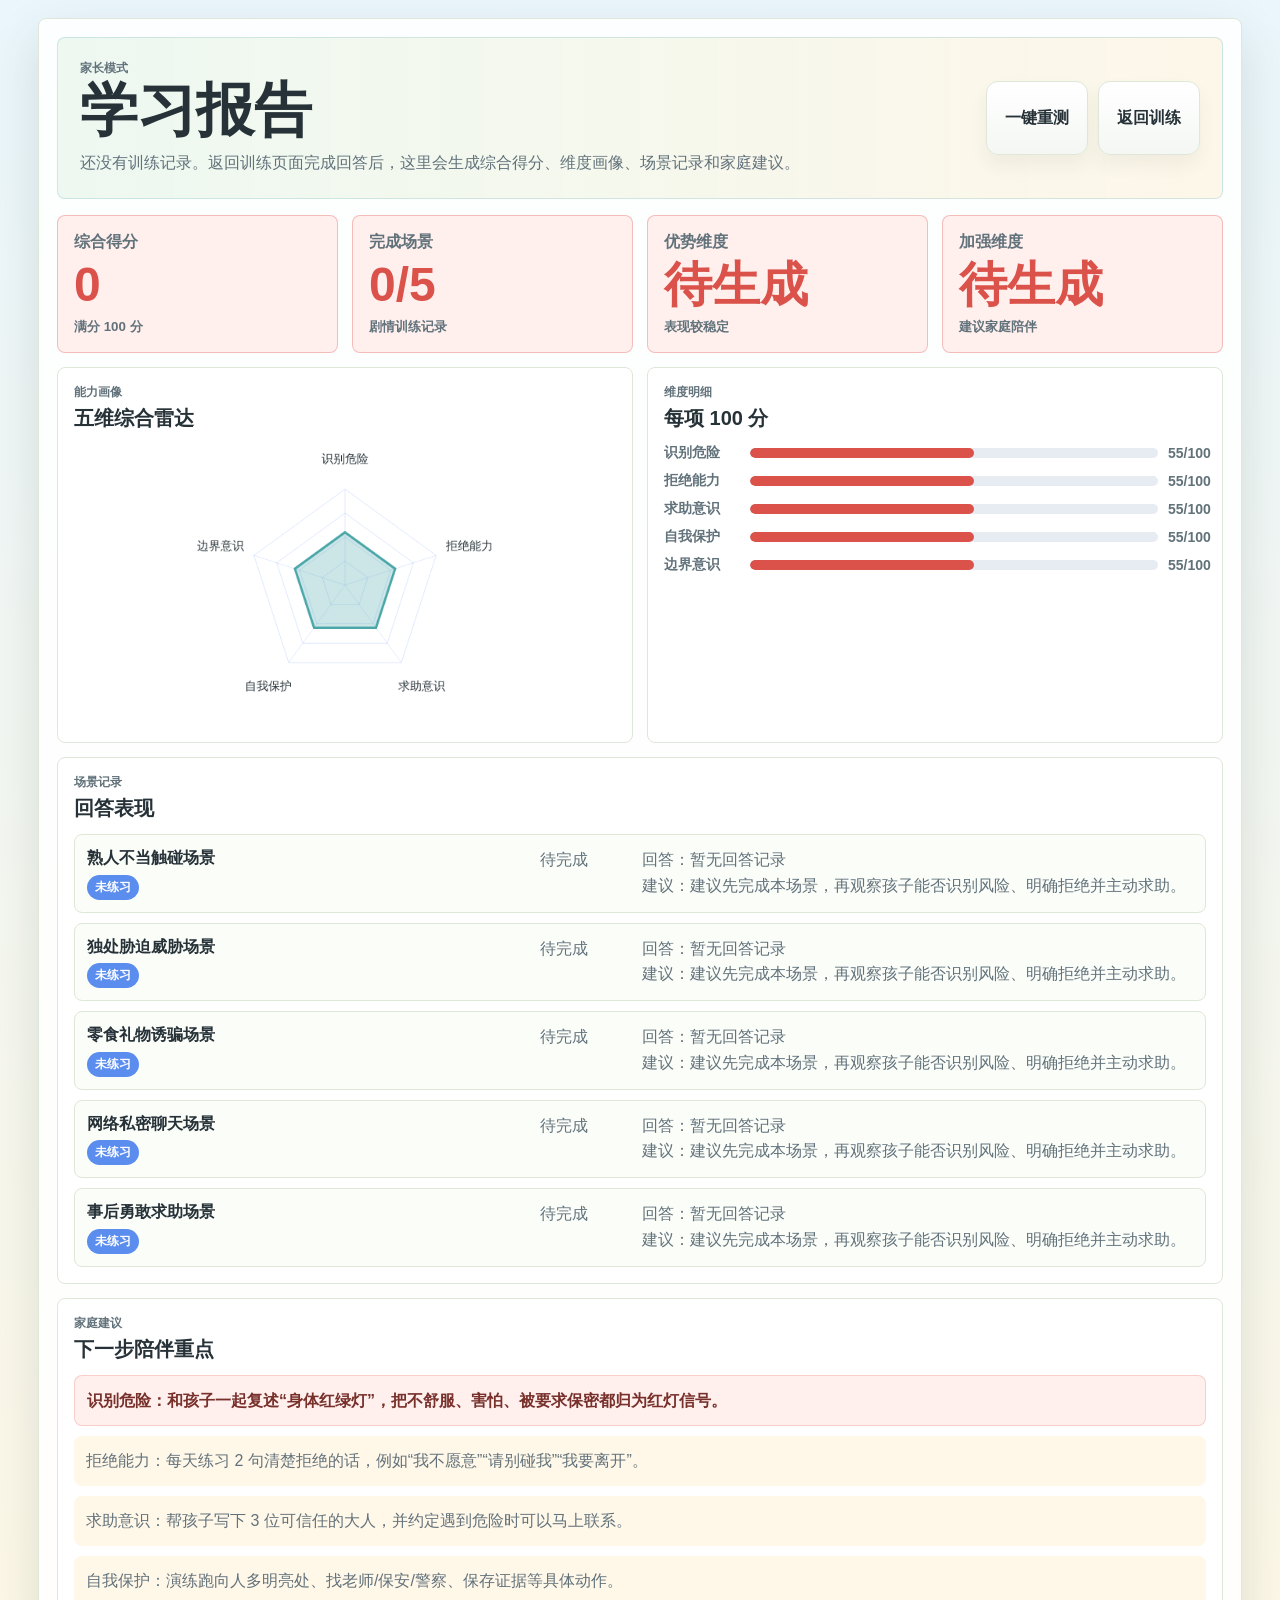
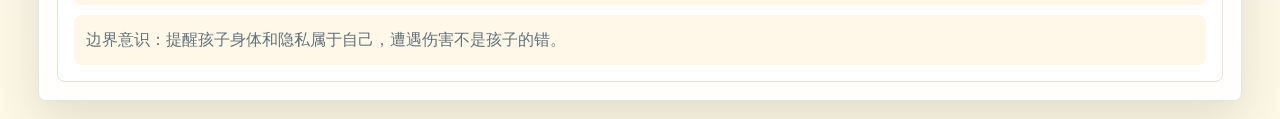
<file: report.html>
<!doctype html>
<html lang="zh-CN">
  <head>
    <meta charset="utf-8" />
    <meta name="viewport" content="width=device-width, initial-scale=1" />
    <title>童盾智伴 - 家长学习报告</title>
    <link rel="stylesheet" href="styles.css" />
  </head>
  <body class="report-body">
    <main class="report-shell">
      <section class="report-page standalone-report" aria-label="家长学习报告">
        <header class="report-hero">
          <div>
            <span class="eyebrow">家长模式</span>
            <h1>学习报告</h1>
            <p id="reportOverviewText">正在生成孩子的训练表现。</p>
          </div>
          <div class="report-actions">
            <button class="secondary-button" type="button" id="resetReportBtn">一键重测</button>
            <a class="secondary-button report-back" href="index.html">返回训练</a>
          </div>
        </header>

        <section class="score-strip" aria-label="报告关键指标">
          <article class="score-card" id="totalScoreCard">
            <span>综合得分</span>
            <strong id="reportScore">0</strong>
            <small>满分 100 分</small>
          </article>
          <article class="score-card" id="completeCard">
            <span>完成场景</span>
            <strong id="completedCount">0/5</strong>
            <small>剧情训练记录</small>
          </article>
          <article class="score-card" id="strongCard">
            <span>优势维度</span>
            <strong id="strongestDimension">待生成</strong>
            <small>表现较稳定</small>
          </article>
          <article class="score-card" id="weakCard">
            <span>加强维度</span>
            <strong id="weakestDimension">待生成</strong>
            <small>建议家庭陪伴</small>
          </article>
        </section>

        <div class="report-grid">
          <article class="report-card">
            <div class="report-card-head">
              <div>
                <span class="eyebrow">能力画像</span>
                <h3>五维综合雷达</h3>
              </div>
            </div>
            <canvas id="reportRadarCanvas" width="460" height="360" aria-label="家长报告五维雷达图"></canvas>
          </article>

          <article class="report-card">
            <div class="report-card-head">
              <div>
                <span class="eyebrow">维度明细</span>
                <h3>每项 100 分</h3>
              </div>
            </div>
            <div class="dimension-bars" id="reportDimensionBars"></div>
          </article>

          <article class="report-card report-wide">
            <div class="report-card-head">
              <div>
                <span class="eyebrow">场景记录</span>
                <h3>回答表现</h3>
              </div>
            </div>
            <div class="scenario-report-list" id="scenarioReports"></div>
          </article>

          <article class="report-card report-wide">
            <div class="report-card-head">
              <div>
                <span class="eyebrow">家庭建议</span>
                <h3>下一步陪伴重点</h3>
              </div>
            </div>
            <div class="family-actions" id="familyActions"></div>
          </article>
        </div>
      </section>
    </main>

    <script src="report.js"></script>
  </body>
</html>
</file>
<file: styles.css>
:root {
  color-scheme: light;
  --bg: #f5f7ee;
  --surface: #ffffff;
  --surface-soft: #fff7e8;
  --ink: #263238;
  --muted: #62727b;
  --line: #dfe7d9;
  --orange: #f47c32;
  --amber: #ffc857;
  --green: #4ba66a;
  --teal: #4aa6a8;
  --red: #db524b;
  --blue: #5b8def;
  --shadow: 0 18px 50px rgba(44, 61, 52, 0.14);
}

* {
  box-sizing: border-box;
}

html,
body {
  min-height: 100%;
}

body {
  margin: 0;
  font-family: "Microsoft YaHei", "PingFang SC", "Noto Sans CJK SC", Arial, sans-serif;
  color: var(--ink);
  background:
    radial-gradient(circle at top left, rgba(244, 124, 50, 0.10), transparent 28%),
    radial-gradient(circle at top right, rgba(75, 166, 168, 0.12), transparent 24%),
    linear-gradient(180deg, rgba(255, 248, 229, 0.82), rgba(239, 248, 245, 0.92)),
    var(--bg);
  letter-spacing: 0;
}

.report-body {
  background:
    linear-gradient(180deg, rgba(232, 246, 255, 0.82), rgba(255, 248, 229, 0.92)),
    var(--bg);
}

button,
textarea {
  font: inherit;
}

button {
  cursor: pointer;
}

.app-shell {
  display: grid;
  grid-template-columns: minmax(250px, 300px) minmax(0, 1fr);
  gap: 18px;
  width: min(1440px, 100%);
  min-height: 100vh;
  margin: 0 auto;
  padding: 18px;
}

.report-shell {
  width: min(1240px, 100%);
  min-height: 100vh;
  margin: 0 auto;
  padding: 18px;
}

.side-panel,
.training-stage {
  border: 1px solid var(--line);
  background: rgba(255, 255, 255, 0.86);
  box-shadow: var(--shadow);
}

.side-panel {
  display: flex;
  flex-direction: column;
  gap: 18px;
  padding: 18px;
  border-radius: 8px;
}

.brand {
  display: flex;
  align-items: center;
  gap: 12px;
}

.brand-mark,
.coach-avatar {
  display: block;
  flex: 0 0 auto;
  border-radius: 50%;
  object-fit: cover;
  object-position: center;
  border: 2px solid rgba(255, 255, 255, 0.88);
  box-shadow:
    0 8px 18px rgba(44, 61, 52, 0.12),
    inset 0 -4px 0 rgba(0, 0, 0, 0.08);
}

.brand-mark {
  width: 54px;
  height: 54px;
}

.brand h1,
.brand p,
.coach h3,
.coach p,
.report-card h3,
.scene-copy p,
.dialogue-box strong,
.feedback p,
.parent-entry small,
.report-card p {
  margin: 0;
}

.brand h1 {
  font-size: 24px;
  line-height: 1.1;
}

.brand p,
.eyebrow,
.parent-entry small,
.traffic-light p {
  color: var(--muted);
}

.eyebrow {
  display: block;
  margin-bottom: 4px;
  font-size: 12px;
  font-weight: 700;
}

.profile-panel,
.parent-entry,
.traffic-light {
  border: 1px solid var(--line);
  border-radius: 8px;
  background: var(--surface-soft);
  padding: 14px;
}

.profile-panel {
  display: grid;
  gap: 12px;
}

.profile-panel > div:first-child {
  display: flex;
  justify-content: space-between;
  gap: 12px;
}

.profile-panel strong {
  font-size: 24px;
  color: var(--orange);
}

.progress-track {
  height: 10px;
  overflow: hidden;
  border-radius: 999px;
  background: #e8ecdf;
}

.progress-track span {
  display: block;
  width: 20%;
  height: 100%;
  border-radius: inherit;
  background: var(--green);
  transition: width 680ms ease;
}

.mini-action {
  min-height: 44px;
  border: 1px solid rgba(244, 124, 50, 0.36);
  border-radius: 10px;
  color: #7a3512;
  background: linear-gradient(180deg, #fffaf0, #fff2db);
  font-weight: 900;
  letter-spacing: 0;
  box-shadow: 0 8px 18px rgba(244, 124, 50, 0.08);
}

.mini-action:hover,
.mini-action:focus-visible {
  border-color: var(--orange);
  outline: 3px solid rgba(244, 124, 50, 0.16);
}

.scenario-list {
  display: grid;
  gap: 10px;
}

.scenario-tab {
  display: grid;
  grid-template-columns: 36px minmax(0, 1fr);
  gap: 10px;
  align-items: center;
  width: 100%;
  min-height: 72px;
  padding: 12px;
  border: 1px solid var(--line);
  border-radius: 8px;
  color: var(--ink);
  background: #fff;
  text-align: left;
  transition:
    transform 520ms ease,
    border-color 520ms ease,
    background-color 520ms ease,
    box-shadow 520ms ease;
}

.scenario-tab.is-active {
  border-color: rgba(244, 124, 50, 0.56);
  background: #fff3dc;
  box-shadow: 0 10px 22px rgba(244, 124, 50, 0.08);
  transform: translateX(2px);
}

.scenario-tab i {
  display: grid;
  place-items: center;
  width: 36px;
  height: 36px;
  border-radius: 50%;
  color: #fff;
  background: var(--teal);
  font-style: normal;
  font-weight: 900;
  grid-row: 1 / span 2;
}

.scenario-tab span {
  display: block;
  color: var(--muted);
  font-size: 12px;
  grid-column: 2;
}

.scenario-tab strong {
  display: block;
  margin-top: 2px;
  font-size: 12px;
  line-height: 1.35;
  grid-column: 2;
  white-space: nowrap;
}

.parent-entry {
  margin-top: auto;
  display: grid;
  gap: 5px;
  background:
    linear-gradient(180deg, rgba(238, 248, 241, 0.98), rgba(224, 244, 231, 0.92));
  width: 100%;
  border-color: rgba(75, 166, 106, 0.32);
  color: var(--ink);
  text-align: left;
  text-decoration: none;
  transition: transform 520ms ease, box-shadow 520ms ease, border-color 520ms ease;
}

.parent-entry span {
  color: var(--green);
  font-weight: 800;
}

.parent-entry:hover,
.parent-entry:focus-visible {
  border-color: var(--green);
  outline: 3px solid rgba(75, 166, 106, 0.18);
  transform: translateY(-1px);
  box-shadow: 0 12px 24px rgba(75, 166, 106, 0.08);
}

.training-stage {
  display: flex;
  flex-direction: column;
  gap: 16px;
  min-width: 0;
  padding: 18px;
  border-radius: 8px;
  position: relative;
  overflow: hidden;
}

.training-stage::before {
  content: "";
  position: absolute;
  inset: 0;
  background:
    linear-gradient(135deg, rgba(255, 255, 255, 0.18), transparent 44%),
    linear-gradient(45deg, rgba(244, 124, 50, 0.03), transparent 50%);
  pointer-events: none;
}

.topbar {
  display: grid;
  grid-template-columns: 46px 1fr auto;
  gap: 12px;
  align-items: center;
  min-height: 58px;
  position: relative;
  z-index: 1;
  padding: 4px 2px 10px;
}

.icon-button {
  display: grid;
  place-items: center;
  width: 54px;
  height: 54px;
  border: 0;
  border-radius: 50%;
  color: #fff;
  background: linear-gradient(180deg, #54b7ba, #419193);
  font-weight: 900;
  box-shadow: 0 10px 20px rgba(74, 166, 168, 0.18);
  transition: transform 700ms ease, box-shadow 700ms ease;
}

.topbar h2 {
  margin: 0;
  font-size: clamp(24px, 3vw, 38px);
  line-height: 1.12;
}

.risk-pill {
  min-width: 104px;
  padding: 10px 14px;
  border-radius: 999px;
  color: #fff;
  background: linear-gradient(180deg, #f16861, #d24d46);
  text-align: center;
  font-weight: 800;
  box-shadow: 0 10px 20px rgba(219, 82, 75, 0.14);
}

.content-grid {
  display: grid;
  grid-template-columns: minmax(0, 1fr) minmax(330px, 390px);
  gap: 16px;
  min-height: 0;
  position: relative;
  z-index: 1;
}

.scene-card,
.coach-panel,
.response-panel {
  border: 1px solid var(--line);
  border-radius: 12px;
  background: var(--surface);
  box-shadow: 0 12px 28px rgba(44, 61, 52, 0.08);
  transition: transform 700ms ease, box-shadow 700ms ease, border-color 700ms ease;
}

.scene-card {
  overflow: hidden;
}

.scene-media {
  position: relative;
  min-height: 310px;
  background:
    linear-gradient(180deg, rgba(238, 244, 242, 0.96), rgba(248, 251, 249, 0.96)),
    #eef4f2;
}

.scene-media img {
  display: block;
  width: 100%;
  height: min(52vh, 620px);
  min-height: 310px;
  object-fit: contain;
}

.danger-tag {
  position: absolute;
  right: 14px;
  bottom: 14px;
  padding: 10px 13px;
  border-radius: 8px;
  color: #fff;
  background: rgba(219, 82, 75, 0.94);
  font-weight: 900;
}

.scene-copy {
  display: grid;
  grid-template-columns: 1.1fr 0.9fr;
  gap: 14px;
  padding: 18px;
  background: linear-gradient(180deg, rgba(255, 255, 255, 0.98), rgba(250, 252, 249, 0.96));
}

.scene-copy p {
  font-size: 16px;
  line-height: 1.75;
}

.dialogue-box {
  display: grid;
  align-content: center;
  gap: 8px;
  min-height: 122px;
  padding: 14px;
  border: 1px solid rgba(117, 31, 28, 0.34);
  border-radius: 12px;
  background:
    linear-gradient(90deg, rgba(219, 82, 75, 0.17), rgba(255, 247, 232, 0.95)),
    #fff7e8;
  box-shadow: inset 5px 0 0 var(--red);
}

.dialogue-head {
  display: flex;
  align-items: center;
  justify-content: space-between;
  gap: 10px;
}

.dialogue-head span {
  display: inline-flex;
  align-items: center;
  gap: 6px;
  color: #8d261f;
  font-weight: 900;
}

.dialogue-head span::before {
  content: "";
  width: 10px;
  height: 10px;
  border-radius: 50%;
  background: var(--red);
  box-shadow: 0 0 0 4px rgba(219, 82, 75, 0.16);
}

.dialogue-head button {
  flex: 0 0 auto;
  min-height: 36px;
  padding: 0 12px;
  border: 1px solid rgba(117, 31, 28, 0.22);
  border-radius: 10px;
  color: #7a221d;
  background: rgba(255, 255, 255, 0.76);
  font-size: 13px;
  font-weight: 900;
  transition: transform 500ms ease, box-shadow 500ms ease, background-color 500ms ease;
}

.dialogue-box strong {
  font-size: 18px;
  line-height: 1.45;
  color: #4b201d;
}

.coach-panel {
  display: grid;
  gap: 14px;
  align-content: start;
  padding: 16px;
  background: linear-gradient(180deg, rgba(255, 255, 255, 0.98), rgba(248, 251, 249, 0.96));
}

.coach {
  display: grid;
  grid-template-columns: 58px 1fr;
  gap: 12px;
  align-items: center;
}

.coach-avatar {
  width: 58px;
  height: 58px;
}

.coach h3 {
  font-size: 22px;
}

.coach p {
  margin-top: 4px;
  color: var(--muted);
  line-height: 1.45;
}

.radar-card {
  display: grid;
  justify-items: center;
  gap: 8px;
  padding: 14px;
  border: 1px solid var(--line);
  border-radius: 12px;
  background:
    linear-gradient(180deg, rgba(248, 251, 255, 0.98), rgba(239, 246, 253, 0.96)),
    #f8fbff;
}

.radar-title {
  display: flex;
  align-items: center;
  justify-content: space-between;
  gap: 12px;
  width: 100%;
}

.radar-title strong {
  font-size: 16px;
}

.radar-title span {
  color: var(--teal);
  font-size: 12px;
  font-weight: 900;
}

.radar-card canvas {
  width: 100%;
  max-width: 420px;
  height: auto;
}

.radar-legend {
  display: grid;
  grid-template-columns: 1fr 1fr;
  gap: 8px;
  width: 100%;
  font-size: 12px;
  color: var(--muted);
}

.radar-legend span {
  display: flex;
  align-items: center;
  justify-content: space-between;
  gap: 6px;
  min-width: 0;
}

.radar-legend i {
  width: 8px;
  height: 8px;
  border-radius: 50%;
  background: var(--blue);
  flex: 0 0 auto;
}

.radar-legend b {
  margin-left: auto;
  color: var(--ink);
  font-size: 13px;
}

.traffic-light {
  display: grid;
  gap: 10px;
  background: linear-gradient(180deg, rgba(244, 251, 246, 0.98), rgba(234, 248, 239, 0.96));
}

.traffic-light span {
  color: var(--green);
  font-weight: 900;
}

.lights {
  display: grid;
  grid-template-columns: repeat(3, 1fr);
  gap: 8px;
}

.lights i {
  display: block;
  height: 10px;
  border-radius: 999px;
}

.green {
  background: var(--green);
}

.yellow {
  background: var(--amber);
}

.red {
  background: var(--red);
}

.response-panel {
  display: grid;
  gap: 12px;
  padding: 16px;
  background: linear-gradient(180deg, rgba(255, 255, 255, 0.99), rgba(248, 252, 248, 0.96));
}

.answer-options {
  display: grid;
  grid-template-columns: repeat(2, minmax(0, 1fr));
  gap: 10px;
}

.option-button {
  min-height: 62px;
  padding: 12px 14px;
  border: 1px solid rgba(244, 124, 50, 0.35);
  border-radius: 10px;
  color: #713513;
  background: #fff4df;
  font-weight: 900;
  transition: transform 500ms ease, box-shadow 500ms ease, border-color 500ms ease, background-color 500ms ease;
}

.option-button:hover,
.option-button:focus-visible {
  border-color: var(--orange);
  outline: 3px solid rgba(244, 124, 50, 0.18);
}

.voice-row {
  display: grid;
  grid-template-columns: minmax(0, 1fr) 190px;
  gap: 10px;
}

.record-button,
.secondary-button {
  min-height: 74px;
  border-radius: 12px;
  font-weight: 900;
}

.record-button {
  display: flex;
  align-items: center;
  justify-content: center;
  gap: 14px;
  border: 0;
  color: #fff;
  background: linear-gradient(180deg, #ff9250, #ef6f22);
  box-shadow: 0 16px 34px rgba(244, 124, 50, 0.2);
  font-size: 21px;
  letter-spacing: 0;
  transition: transform 700ms ease, box-shadow 700ms ease, filter 700ms ease;
}

.record-dot {
  width: 18px;
  height: 18px;
  border: 2px solid #fff;
  border-radius: 50%;
  background: #fff;
}

.record-button.is-recording .record-dot {
  animation: pulse 2200ms ease-in-out infinite;
}

.secondary-button {
  padding: 0 18px;
  border: 1px solid var(--line);
  color: var(--ink);
  background: linear-gradient(180deg, #ffffff, #f4f7f4);
  box-shadow: 0 10px 18px rgba(44, 61, 52, 0.06);
  transition: transform 700ms ease, box-shadow 700ms ease, border-color 700ms ease;
}

textarea {
  width: 100%;
  resize: vertical;
  min-height: 76px;
  padding: 12px;
  border: 1px solid var(--line);
  border-radius: 8px;
  color: var(--ink);
  background: #fbfdf9;
  line-height: 1.55;
}

textarea:focus {
  border-color: var(--teal);
  outline: 3px solid rgba(74, 166, 168, 0.18);
}

.feedback {
  min-height: 86px;
  padding: 12px 14px;
  border: 1px solid var(--line);
  border-radius: 12px;
  background: linear-gradient(180deg, #f8fbff, #f4f8fd);
}

.feedback-state {
  display: inline-flex;
  align-items: center;
  min-height: 28px;
  padding: 4px 10px;
  border-radius: 999px;
  color: #fff;
  background: var(--blue);
  font-weight: 900;
}

.feedback p {
  margin-top: 8px;
  color: var(--muted);
  line-height: 1.65;
}

.report-page {
  border: 1px solid var(--line);
  border-radius: 8px;
  background: rgba(255, 255, 255, 0.9);
  box-shadow: var(--shadow);
  padding: 18px;
}

.standalone-report {
  min-height: calc(100vh - 36px);
}

.report-hero {
  display: grid;
  grid-template-columns: minmax(0, 1fr) auto;
  gap: 18px;
  align-items: center;
  margin-bottom: 16px;
  padding: 22px;
  border: 1px solid rgba(74, 166, 168, 0.22);
  border-radius: 8px;
  background:
    linear-gradient(90deg, rgba(238, 248, 241, 0.96), rgba(255, 247, 232, 0.9)),
    #eef8f1;
}

.report-hero h1 {
  margin: 0;
  font-size: clamp(34px, 5vw, 58px);
  line-height: 1;
}

.report-hero p {
  max-width: 780px;
  margin: 10px 0 0;
  color: var(--muted);
  line-height: 1.7;
}

.report-back {
  display: inline-flex;
  align-items: center;
  justify-content: center;
  text-decoration: none;
}

.report-actions {
  display: flex;
  gap: 10px;
  align-items: center;
  justify-content: flex-end;
  flex-wrap: wrap;
}

.score-strip {
  display: grid;
  grid-template-columns: repeat(4, minmax(0, 1fr));
  gap: 14px;
  margin-bottom: 14px;
}

.score-card {
  display: grid;
  gap: 7px;
  min-height: 138px;
  padding: 16px;
  border: 1px solid var(--line);
  border-radius: 8px;
  background: #f8fbff;
}

.score-card span,
.score-card small {
  color: var(--muted);
  font-weight: 800;
}

.score-card strong {
  font-size: clamp(26px, 4vw, 48px);
  line-height: 1.05;
}

.score-card.high {
  border-color: rgba(75, 166, 106, 0.34);
  background: #eef8f1;
}

.score-card.high strong {
  color: var(--green);
}

.score-card.mid {
  border-color: rgba(244, 124, 50, 0.34);
  background: #fff7e8;
}

.score-card.mid strong {
  color: var(--orange);
}

.score-card.low {
  border-color: rgba(219, 82, 75, 0.32);
  background: #fff0ee;
}

.score-card.low strong {
  color: var(--red);
}

.report-header {
  display: flex;
  align-items: center;
  justify-content: space-between;
  gap: 16px;
  margin-bottom: 16px;
}

.report-header h2 {
  margin: 0;
  font-size: clamp(28px, 4vw, 44px);
}

.report-grid {
  display: grid;
  grid-template-columns: minmax(360px, 1fr) minmax(360px, 1fr);
  gap: 14px;
}

.report-card {
  border: 1px solid var(--line);
  border-radius: 8px;
  background: var(--surface);
  padding: 16px;
}

.report-card-head {
  display: flex;
  align-items: center;
  justify-content: space-between;
  gap: 12px;
  margin-bottom: 12px;
}

.report-card h3 {
  font-size: 20px;
}

.report-wide {
  grid-column: 1 / -1;
}

.report-overview {
  display: grid;
  align-content: center;
  gap: 8px;
  background: #eef8f1;
}

.report-overview strong {
  color: var(--green);
  font-size: 58px;
  line-height: 1;
}

.report-card canvas {
  display: block;
  width: 100%;
  max-width: 360px;
  height: auto;
  margin: 0 auto;
}

.dimension-bars,
.scenario-report-list,
.family-actions {
  display: grid;
  gap: 10px;
}

.dimension-row {
  display: grid;
  grid-template-columns: 76px 1fr 38px;
  gap: 10px;
  align-items: center;
  color: var(--muted);
  font-size: 14px;
}

.dimension-track {
  height: 10px;
  overflow: hidden;
  border-radius: 999px;
  background: #e7ecf3;
}

.dimension-track span {
  display: block;
  height: 100%;
  border-radius: inherit;
  background: var(--teal);
}

.dimension-row.high .dimension-track span {
  background: var(--green);
}

.dimension-row.mid .dimension-track span {
  background: var(--orange);
}

.dimension-row.low .dimension-track span {
  background: var(--red);
}

.scenario-report {
  display: grid;
  grid-template-columns: minmax(150px, 0.8fr) 90px 1fr;
  gap: 12px;
  align-items: start;
  padding: 12px;
  border: 1px solid var(--line);
  border-radius: 8px;
  background: #fbfdf9;
}

.scenario-report strong {
  display: block;
  line-height: 1.35;
}

.scenario-report span {
  display: inline-flex;
  width: fit-content;
  margin-top: 6px;
  padding: 4px 8px;
  border-radius: 999px;
  color: #fff;
  background: var(--blue);
  font-size: 12px;
  font-weight: 900;
}

.scenario-report span.good {
  background: var(--green);
}

.scenario-report span.warn {
  background: var(--orange);
}

.scenario-report span.danger {
  background: var(--red);
}

.scenario-report span.high {
  background: var(--green);
}

.scenario-report span.mid {
  background: var(--orange);
}

.scenario-report span.low {
  background: var(--red);
}

.scenario-report p,
.family-actions p {
  margin: 0;
  color: var(--muted);
  line-height: 1.6;
}

.family-actions p {
  padding: 12px;
  border-radius: 8px;
  background: #fff7e8;
}

.family-actions p.priority {
  border: 1px solid rgba(219, 82, 75, 0.22);
  background: #fff0ee;
  color: #78302b;
  font-weight: 800;
}

.feedback.is-good {
  background: #effaf2;
}

.feedback.is-good .feedback-state {
  background: var(--green);
}

.feedback.is-warning {
  background: #fff7e8;
}

.feedback.is-warning .feedback-state {
  background: var(--orange);
}

.feedback.is-danger {
  background: #fff0ee;
}

.feedback.is-danger .feedback-state {
  background: var(--red);
}

@keyframes pulse {
  0% {
    transform: scale(0.88);
    opacity: 0.72;
  }
  50% {
    transform: scale(1.2);
    opacity: 1;
  }
  100% {
    transform: scale(0.88);
    opacity: 0.72;
  }
}

@media (hover: hover) and (pointer: fine) {
  .icon-button:hover,
  .record-button:hover,
  .secondary-button:hover,
  .mini-action:hover,
  .option-button:hover,
  .dialogue-head button:hover {
    transform: translateY(-2px);
  }

  .scene-card:hover,
  .coach-panel:hover,
  .response-panel:hover,
  .radar-card:hover {
    box-shadow: 0 18px 36px rgba(44, 61, 52, 0.12);
    transform: translateY(-2px);
  }
}

@media (max-width: 1060px) {
  .app-shell {
    grid-template-columns: 1fr;
  }

  .side-panel {
    position: static;
  }

  .scenario-list {
    grid-template-columns: repeat(5, minmax(150px, 1fr));
    overflow-x: auto;
    padding-bottom: 2px;
  }

  .parent-entry {
    margin-top: 0;
  }

  .score-strip {
    grid-template-columns: repeat(2, minmax(0, 1fr));
  }
}

@media (max-width: 860px) {
  .content-grid,
  .scene-copy,
  .answer-options,
  .voice-row,
  .report-grid,
  .scenario-report,
  .report-hero {
    grid-template-columns: 1fr;
  }

  .topbar {
    grid-template-columns: 46px 1fr;
  }

  .risk-pill {
    grid-column: 1 / -1;
    width: fit-content;
  }
}

@media (max-width: 560px) {
  .app-shell {
    padding: 10px;
  }

  .side-panel,
  .training-stage {
    padding: 12px;
  }

  .scenario-list {
    grid-template-columns: 1fr;
  }

  .scene-media img {
    height: 280px;
    min-height: 280px;
  }

  .topbar h2 {
    font-size: 24px;
  }

  .score-strip {
    grid-template-columns: 1fr;
  }

  .report-shell {
    padding: 10px;
  }
}
</file>
